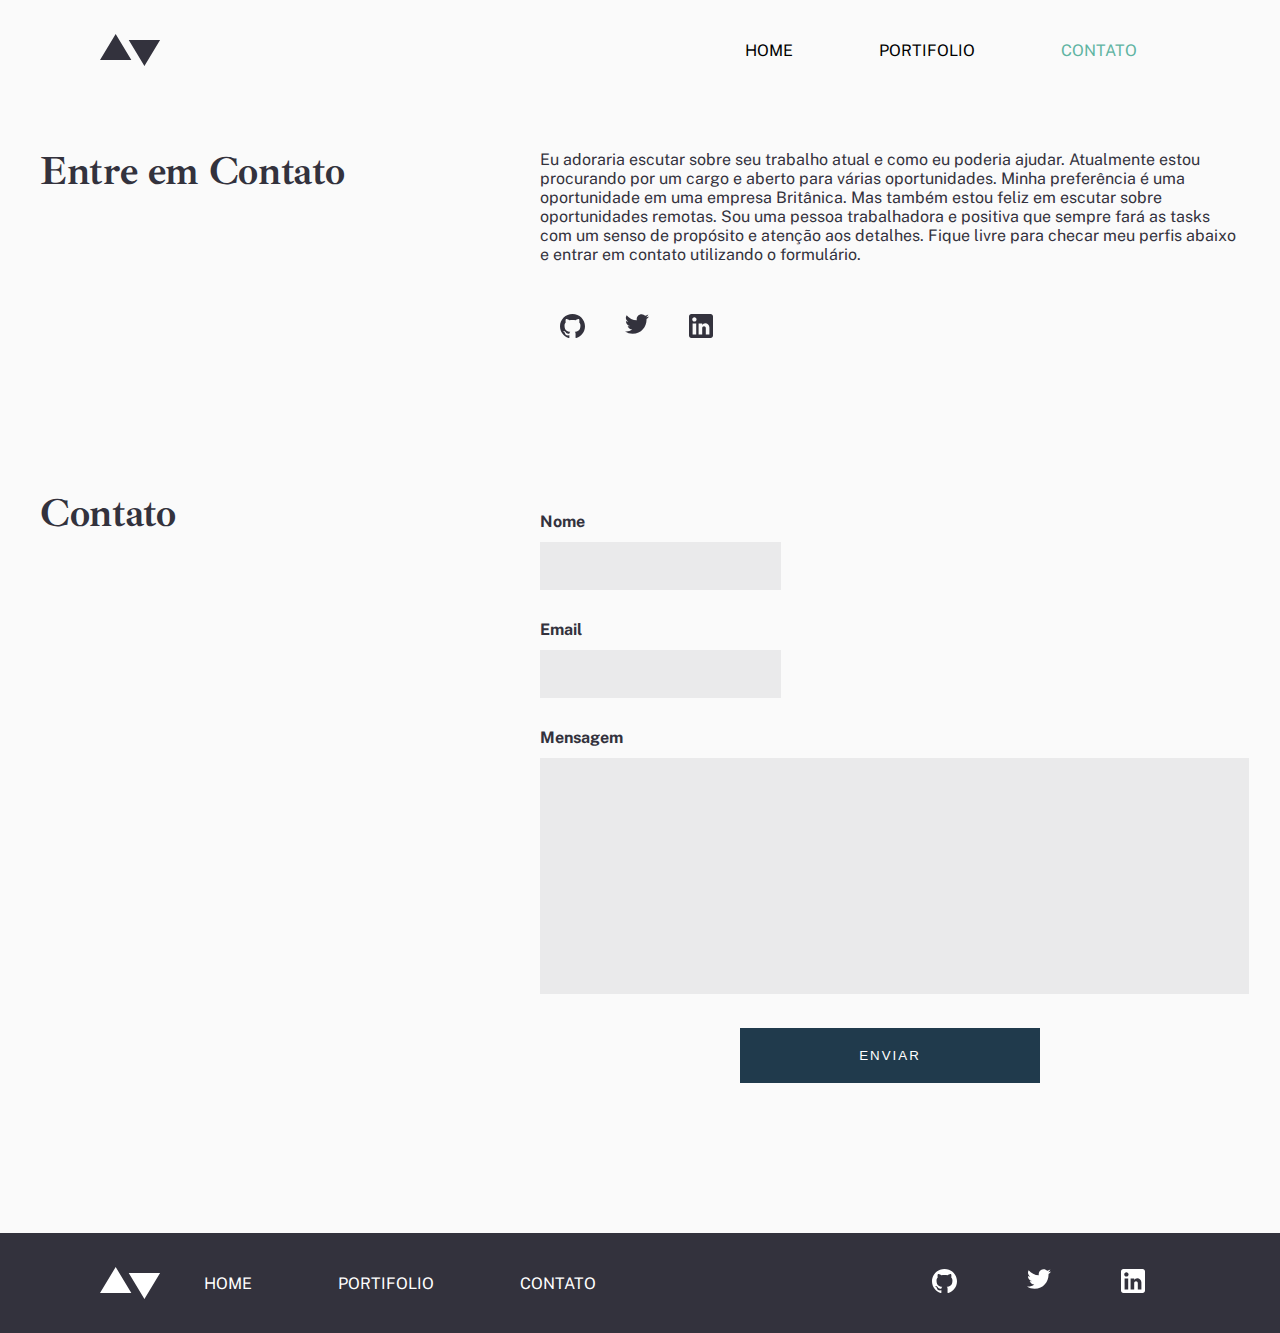
<file: pages/contato/index.html>
<!DOCTYPE html>
<html lang="en">
  <head>
    <meta charset="UTF-8" />
    <meta http-equiv="X-UA-Compatible" content="IE=edge" />
    <meta name="viewport" content="width=device-width, initial-scale=1.0" />

    <link rel="stylesheet" href="../../css/global.css" />
    <link rel="stylesheet" href="style.css" />

    <link rel="preconnect" href="https://fonts.googleapis.com" />
    <link rel="preconnect" href="https://fonts.gstatic.com" crossorigin />
    <link
      href="https://fonts.googleapis.com/css2?family=Ibarra+Real+Nova:wght@400;700&family=Public+Sans&display=swap"
      rel="stylesheet"
    />

    <title>Contato</title>
  </head>
  <body>
    <header class="top-bar">
      <img src="../../assets/logo-dark.svg" alt="" class="top-logo" />

      <nav>
        <ul class="menu">
          <li><a href="../home/index.html">HOME</a></li>
          <li><a href="../portfolio/index.html">PORTIFOLIO</a></li>
          <li id="in-contact-page">
            <a href="../contato/index.html">CONTATO</a>
          </li>
        </ul>
      </nav>
    </header>

    <main class="container">
      <section class="about-contact-text">
        <h2>Entre em Contato</h2>

        <div class="contact-text">
          <p>
            Eu adoraria escutar sobre seu trabalho atual e como eu poderia
            ajudar. Atualmente estou procurando por um cargo e aberto para
            várias oportunidades. Minha preferência é uma oportunidade em uma
            empresa Britânica. Mas também estou feliz em escutar sobre
            oportunidades remotas. Sou uma pessoa trabalhadora e positiva que
            sempre fará as tasks com um senso de propósito e atenção aos
            detalhes. Fique livre para checar meu perfis abaixo e entrar em
            contato utilizando o formulário.
          </p>
          <ul class="menu menu-social-media">
            <li>
              <img src="../../assets/icons/github-dark.svg" alt="" />
            </li>
            <li>
              <img src="../../assets/icons/twitter-dark.svg" alt="" />
            </li>
            <li>
              <img src="../../assets/icons/linkedin-dark.svg" alt="" />
            </li>
          </ul>
        </div>
      </section>

      <section class="send-contact">
        <h2>Contato</h2>
        <div class="contact-area">
          <ul class="menu menu-contact-send">
            <li>
              <p>Nome</p>
              <input type="text" />
            </li>
            <li>
              <p>Email</p>
              <input type="text" />
            </li>
            <li>
              <p>Mensagem</p>
              <textarea name="message" cols="70" rows="10"></textarea>
            </li>
            <li></li>
          </ul>

          <button class="button button-send-contact">ENVIAR</button>
        </div>
      </section>
    </main>

    <footer class="bottom-bar">
      <nav class="left-side">
        <img src="../../assets/logo-light.svg" alt="" class="bottom-logo" />

        <ul class="menu">
          <li><a href="../home/index.html">HOME</a></li>
          <li><a href="../portfolio/index.html">PORTIFOLIO</a></li>
          <li><a href="../contato/index.html">CONTATO</a></li>
        </ul>
      </nav>

      <nav class="right-side">
        <ul class="menu bottom-social-media">
          <li>
            <img src="../../assets/icons/github-light.svg" alt="" />
          </li>
          <li>
            <img src="../../assets/icons/twitter-light.svg" alt="" />
          </li>
          <li>
            <img src="../../assets/icons/linkedin-light.svg" alt="" />
          </li>
        </ul>
      </nav>
    </footer>
  </body>
</html>
</file>
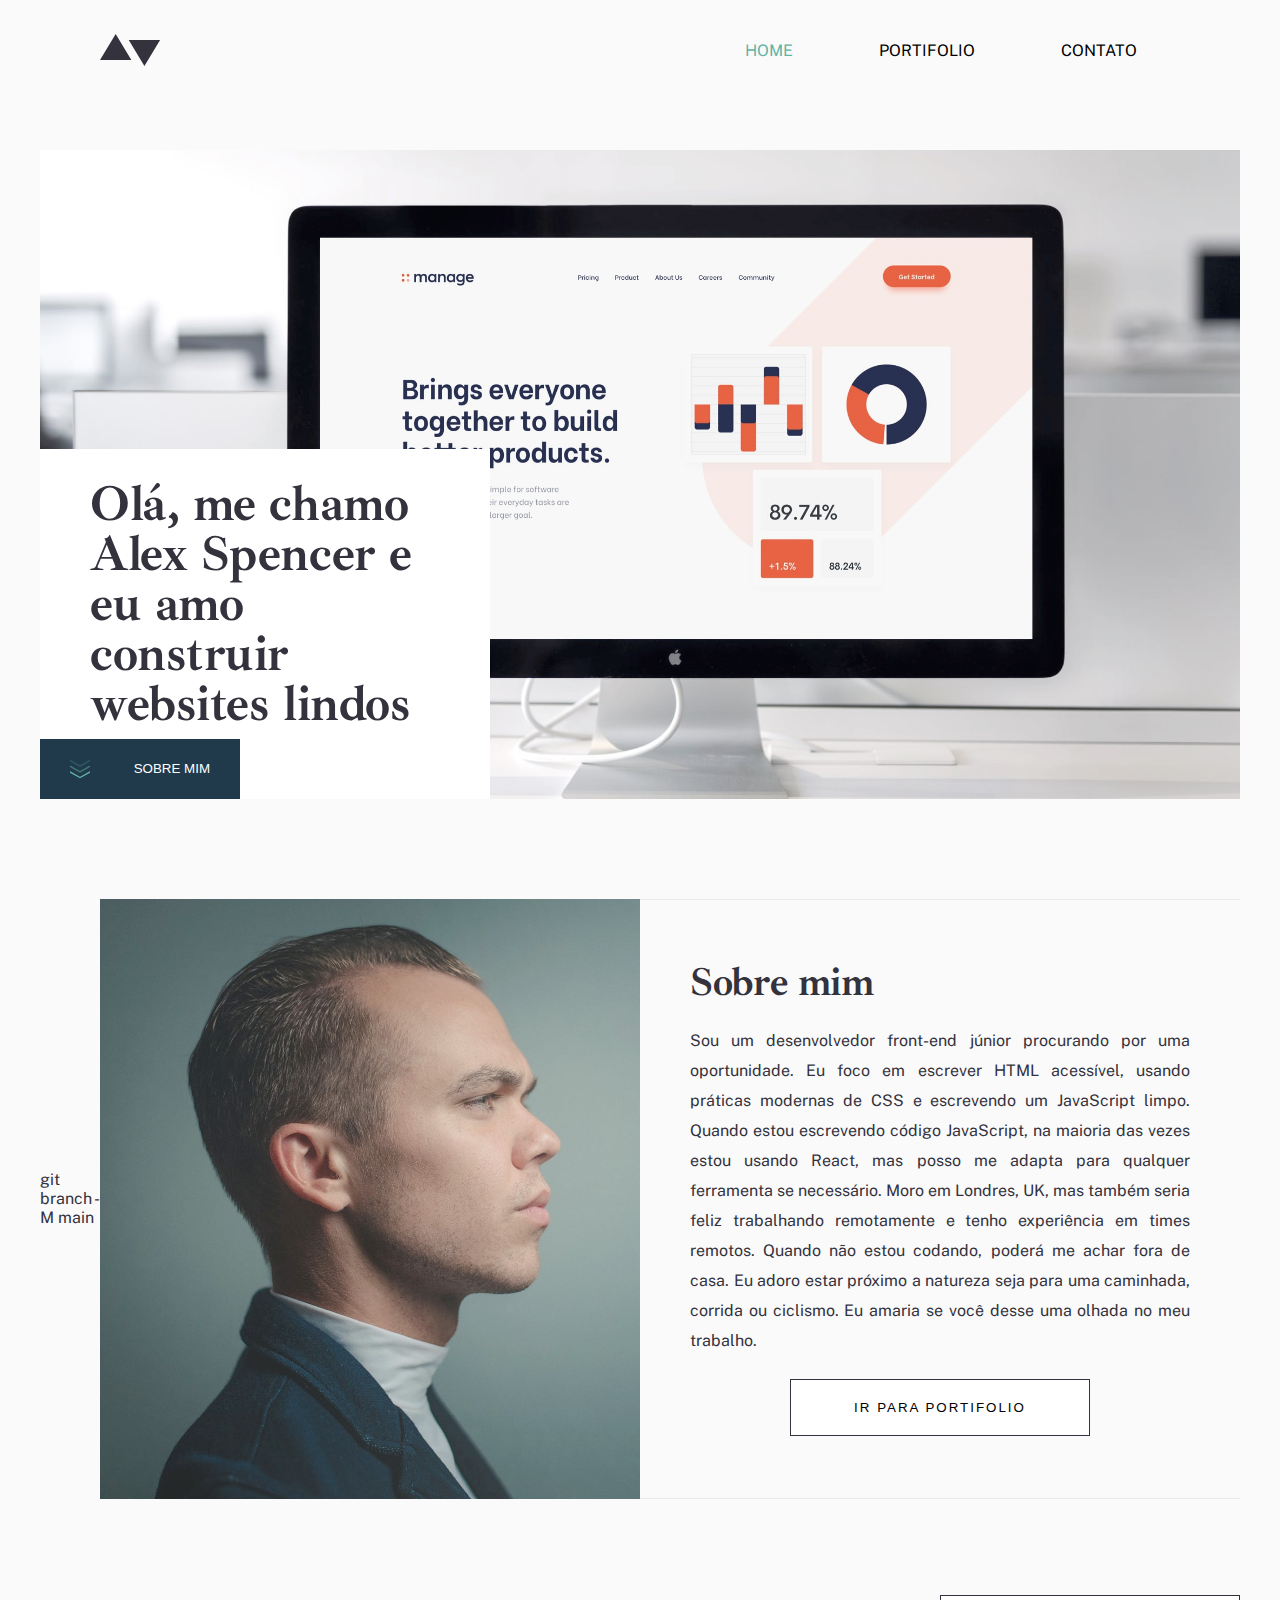
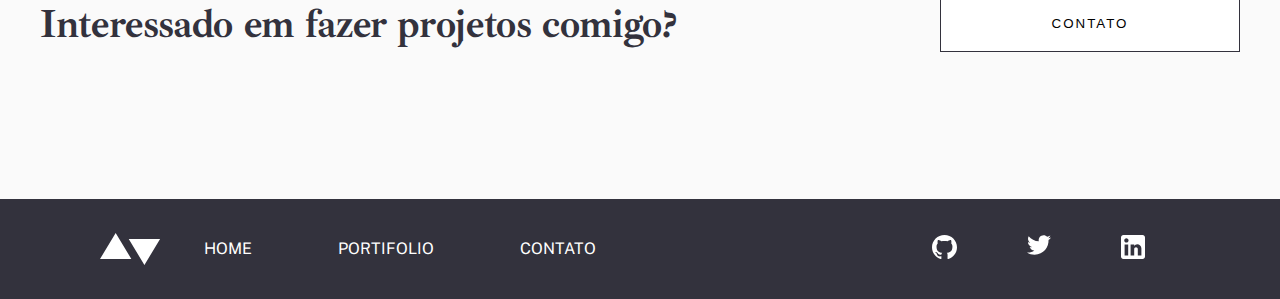
<file: pages/home/index.html>
<!DOCTYPE html>
<html lang="en">
  <head>
    <meta charset="UTF-8" />
    <meta http-equiv="X-UA-Compatible" content="IE=edge" />
    <meta name="viewport" content="width=device-width, initial-scale=1.0" />

    <link rel="stylesheet" href="../../css/global.css" />
    <link rel="stylesheet" href="style.css" />

    <link rel="preconnect" href="https://fonts.googleapis.com" />
    <link rel="preconnect" href="https://fonts.gstatic.com" crossorigin />
    <link
      href="https://fonts.googleapis.com/css2?family=Ibarra+Real+Nova:wght@400;700&family=Public+Sans&display=swap"
      rel="stylesheet"
    />

    <title>Home</title>
  </head>
  <body>
    <header class="top-bar">
      <img src="../../assets/logo-dark.svg" alt="" class="top-logo" />

      <nav>
        <ul class="menu">
          <li id="in-home-page"><a href="../home/index.html">HOME</a></li>
          <li><a href="../portfolio/index.html">PORTIFOLIO</a></li>
          <li><a href="../contato/index.html">CONTATO</a></li>
        </ul>
      </nav>
    </header>

    <main class="container">
      <section class="home-page-hero">
        <img src="../../assets/home/image-homepage-hero.jpg" alt="" />

        <div class="apresentation-card">
          <h1>Olá, me chamo Alex Spencer e eu amo construir websites lindos</h1>

          <button class="buttom-about">
            <img src="../../assets/icons/down-arrows.svg" alt="" />
            <a href="#Sobre"> SOBRE MIM </a>
          </button>
        </div>
      </section>

      <section class="main-card">git branch -M main
        <img src="../../assets/home/image-homepage-profile.jpg" alt="" />

        <div class="text-card">
          <h2 id="Sobre">Sobre mim</h2>
          <p>
            Sou um desenvolvedor front-end júnior procurando por uma
            oportunidade. Eu foco em escrever HTML acessível, usando práticas
            modernas de CSS e escrevendo um JavaScript limpo. Quando estou
            escrevendo código JavaScript, na maioria das vezes estou usando
            React, mas posso me adapta para qualquer ferramenta se necessário.
            Moro em Londres, UK, mas também seria feliz trabalhando remotamente
            e tenho experiência em times remotos. Quando não estou codando,
            poderá me achar fora de casa. Eu adoro estar próximo a natureza seja
            para uma caminhada, corrida ou ciclismo. Eu amaria se você desse uma
            olhada no meu trabalho.
          </p>

          <button class="button"><a href="../portfolio/index.html">IR PARA PORTIFOLIO</a></button>
        </div>
      </section>

      <section class="contact-card">
        <h2>Interessado em fazer projetos comigo?</h2>

        <button class="button"><a href="../contato/index.html">CONTATO</a></button>
      </section>
    </main>

    <footer class="bottom-bar">
      <nav class="left-side">
        <img src="../../assets/logo-light.svg" alt="" class="bottom-logo" />


          <ul class="menu">
            <li><a href="../home/index.html">HOME</a></li>
            <li><a href="../portfolio/index.html">PORTIFOLIO</a></li>
            <li><a href="../contato/index.html">CONTATO</a></li>
          </ul>
        </nav>
      </nav>

      <nav class="right-side">
        <ul class="menu bottom-social-media">
          <li>
            <img src="../../assets/icons/github-light.svg" alt="" />
          </li>
          <li>
            <img src="../../assets/icons/twitter-light.svg" alt="" />
          </li>
          <li>
            <img src="../../assets/icons/linkedin-light.svg" alt="" />
          </li>
        </ul>
      </nav>
    </footer>
  </body>
</html>
</file>
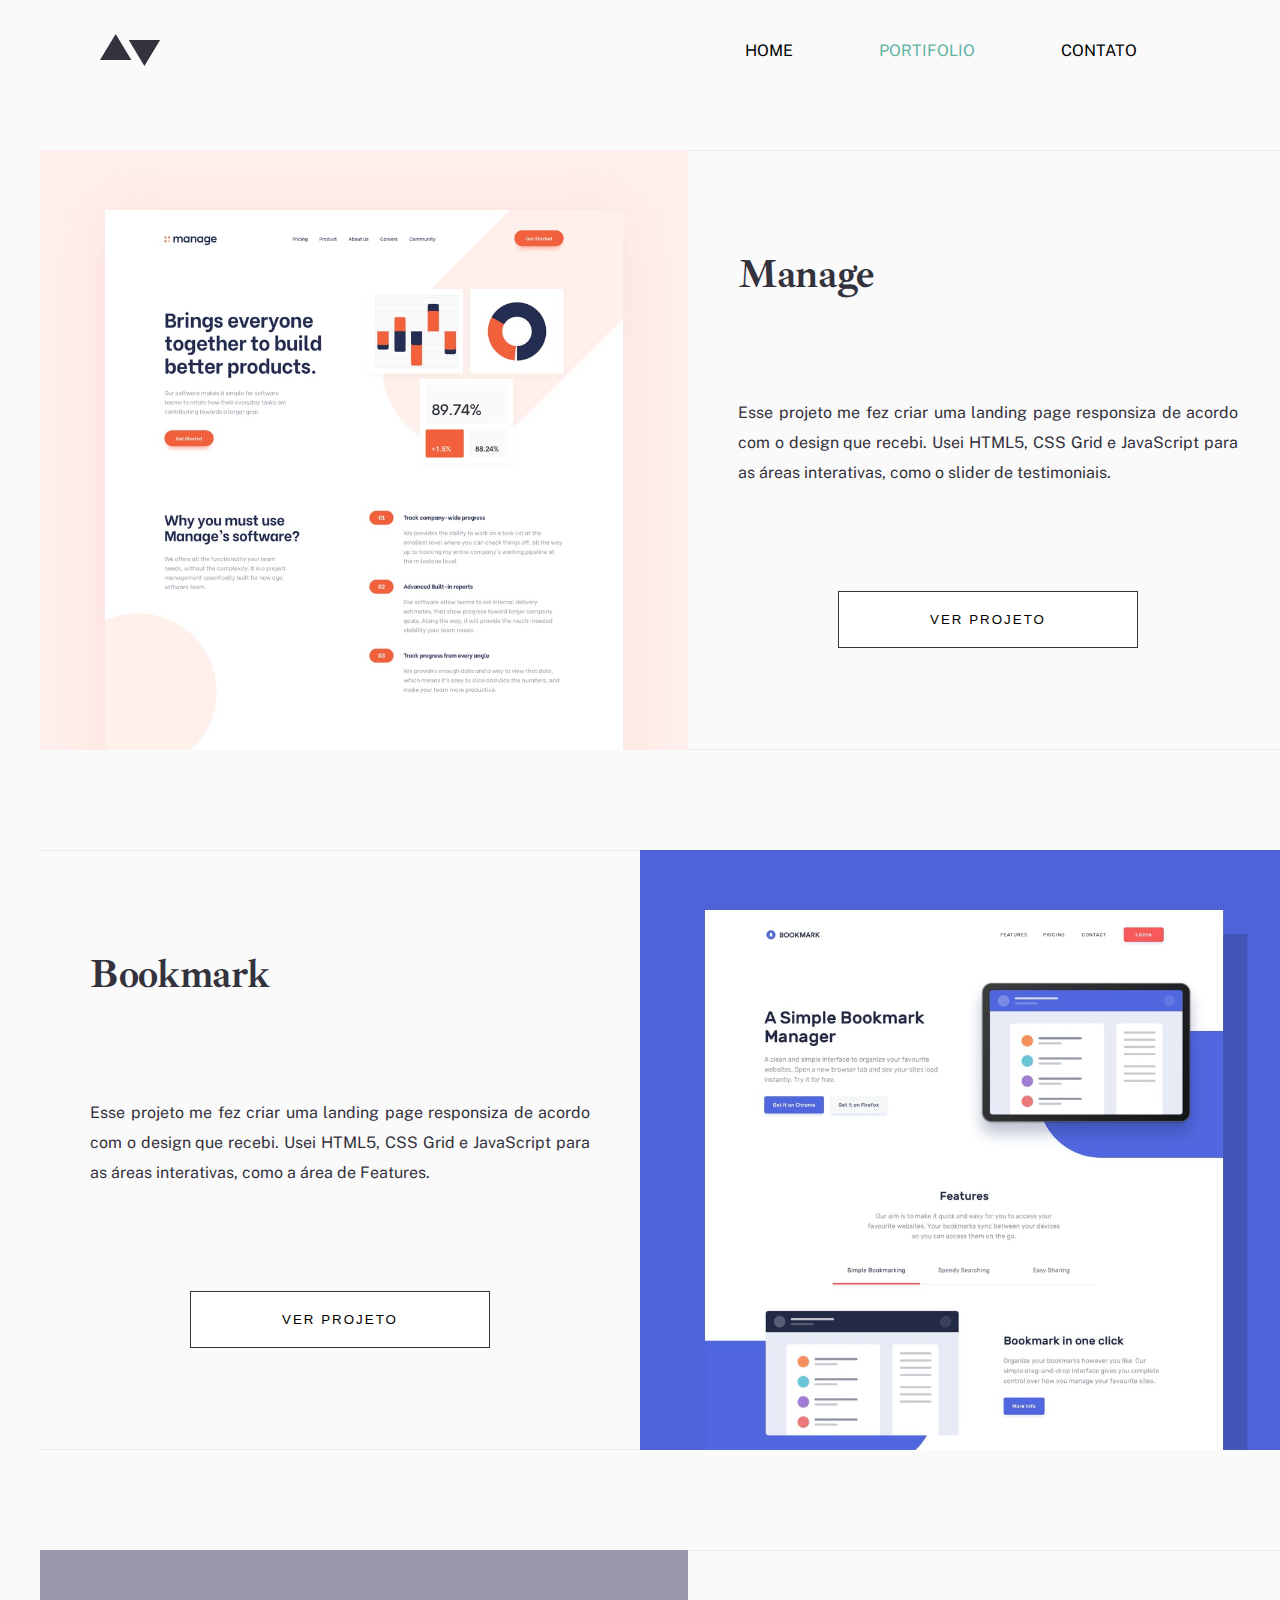
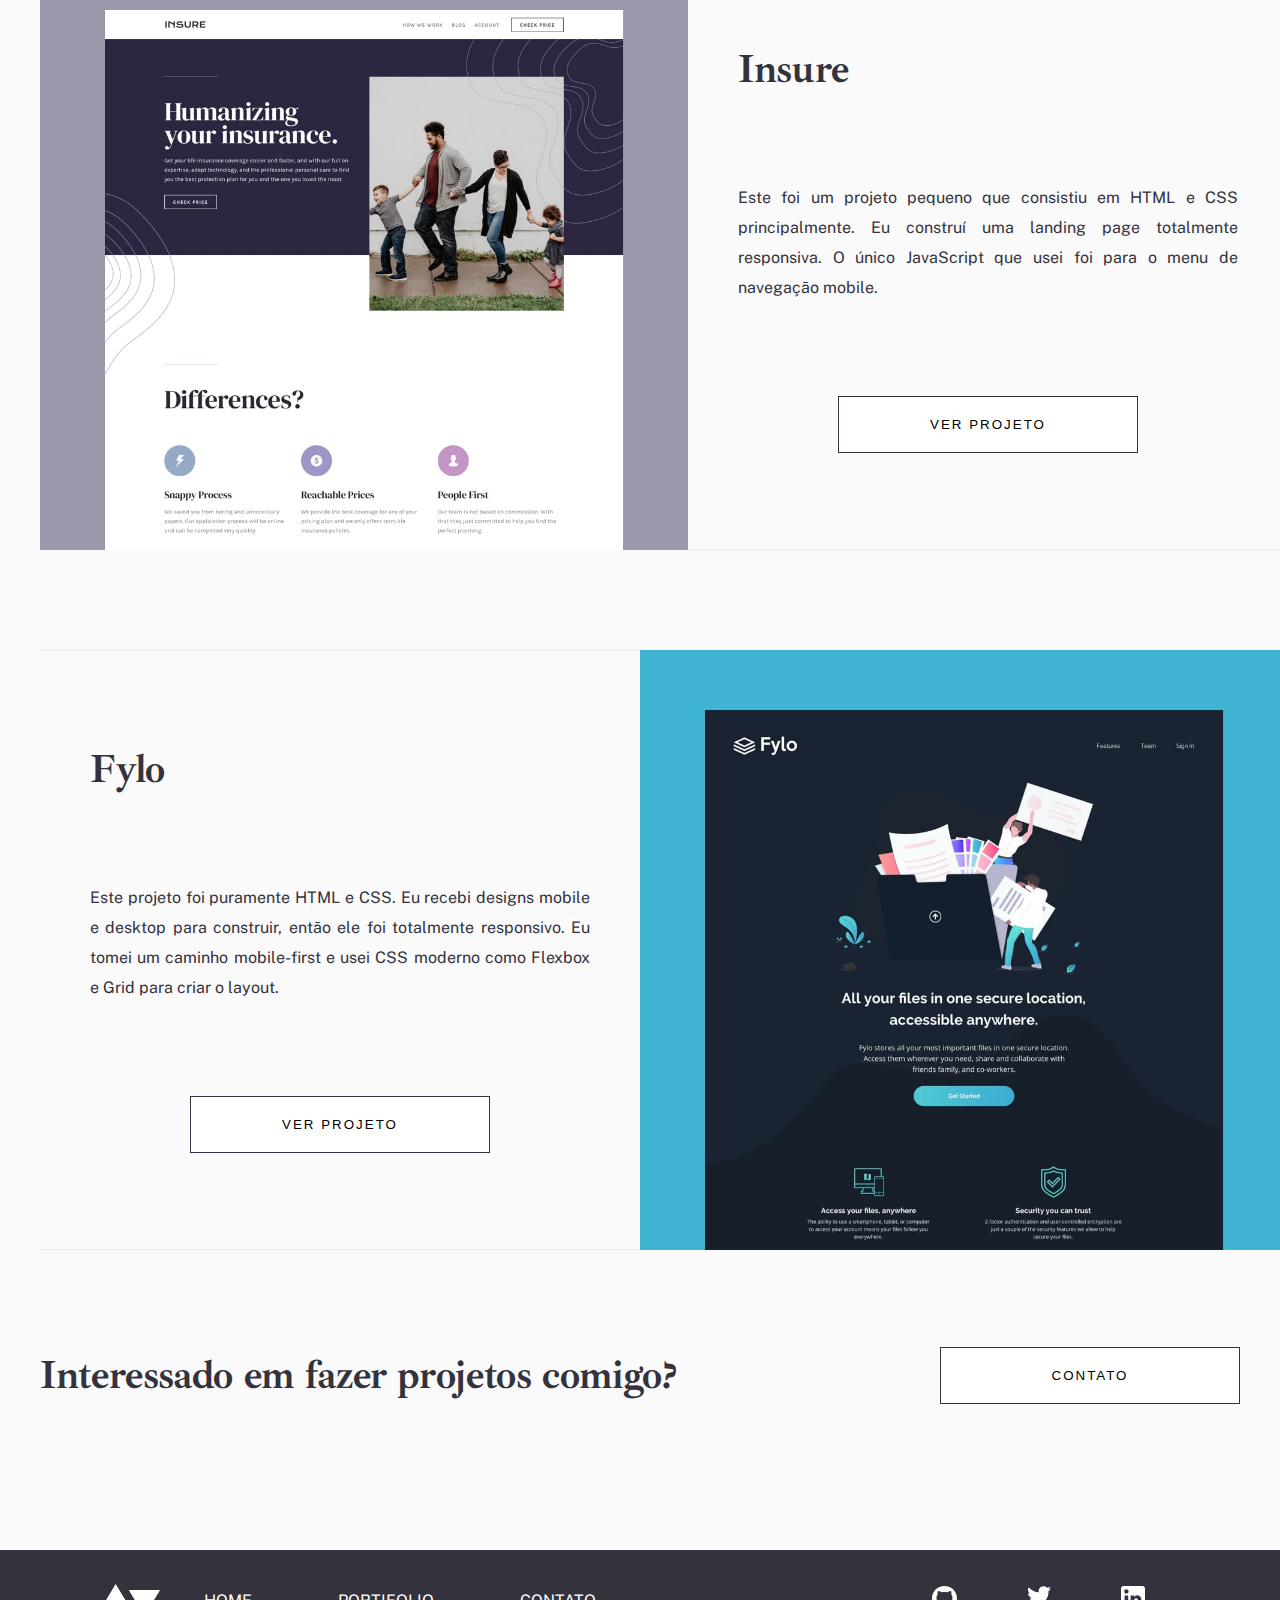
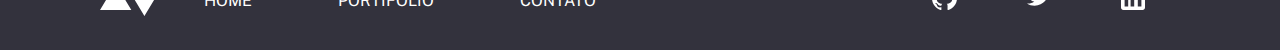
<file: pages/portfolio/index.html>
<!DOCTYPE html>
<html lang="en">
  <head>
    <meta charset="UTF-8" />
    <meta http-equiv="X-UA-Compatible" content="IE=edge" />
    <meta name="viewport" content="width=device-width, initial-scale=1.0" />

    <link rel="stylesheet" href="../../css/global.css" />
    <link rel="stylesheet" href="style.css" />

    <link rel="preconnect" href="https://fonts.googleapis.com" />
    <link rel="preconnect" href="https://fonts.gstatic.com" crossorigin />
    <link
      href="https://fonts.googleapis.com/css2?family=Ibarra+Real+Nova:wght@400;700&family=Public+Sans&display=swap"
      rel="stylesheet"
    />

    <title>Portifolio</title>
  </head>
  <body>
    <header class="top-bar">
      <img src="../../assets/logo-dark.svg" alt="" class="top-logo" />

      <nav>
        <ul class="menu">
          <li><a href="../home/index.html">HOME</a></li>
          <li id="in-portfolio-page"><a href="../portfolio/index.html">PORTIFOLIO</a></li>
          <li><a href="../contato/index.html">CONTATO</a></li>
        </ul>
      </nav>
    </header>

    <main class="container">
      <section class="main-card">
        <img
          src="../../assets/portfolio/manage/image-portfolio-manage.jpg"
          alt=""
        />

        <div class="text-card">
          <h2>Manage</h2>
          <p>
            Esse projeto me fez criar uma landing page responsiza de acordo com
            o design que recebi. Usei HTML5, CSS Grid e JavaScript para as áreas
            interativas, como o slider de testimoniais.
          </p>

          <button class="button">VER PROJETO</button>
        </div>
      </section>

      <section class="main-card">
        <div class="text-card">
          <h2>Bookmark</h2>
          <p>
            Esse projeto me fez criar uma landing page responsiza de acordo com
            o design que recebi. Usei HTML5, CSS Grid e JavaScript para as áreas
            interativas, como a área de Features.
          </p>

          <button class="button">VER PROJETO</button>
        </div>

        <img
          src="../../assets/portfolio/bookmark/image-portfolio-bookmark.jpg"
          alt=""
        />
      </section>

      <section class="main-card">
        <img
          src="../../assets/portfolio/insure/image-portfolio-insure.jpg"
          alt=""
        />

        <div class="text-card">
          <h2>Insure</h2>
          <p>
            Este foi um projeto pequeno que consistiu em HTML e CSS
            principalmente. Eu construí uma landing page totalmente responsiva.
            O único JavaScript que usei foi para o menu de navegação mobile.
          </p>

          <button class="button">VER PROJETO</button>
        </div>
      </section>

      <section class="main-card">
        <div class="text-card">
          <h2>Fylo</h2>
          <p>
            Este projeto foi puramente HTML e CSS. Eu recebi designs mobile e
            desktop para construir, então ele foi totalmente responsivo. Eu
            tomei um caminho mobile-first e usei CSS moderno como Flexbox e Grid
            para criar o layout.
          </p>

          <button class="button">VER PROJETO</button>
        </div>
        <img
          src="../../assets/portfolio/fylo/image-portfolio-fylo.jpg"
          alt=""
        />
      </section>

      <section class="contact-card">
        <h2>Interessado em fazer projetos comigo?</h2>

        <button class="button"><a href="../contato/index.html">CONTATO</a></button>
      </section>
    </main>

    <footer class="bottom-bar">
      <nav class="left-side">
        <img src="../../assets/logo-light.svg" alt="" class="bottom-logo" />


          <ul class="menu">
            <li><a href="../home/index.html">HOME</a></li>
            <li><a href="../portfolio/index.html">PORTIFOLIO</a></li>
            <li><a href="../contato/index.html">CONTATO</a></li>
          </ul>
        </nav>

      <nav class="right-side">
        <ul class="menu bottom-social-media">
          <li>
            <img src="../../assets/icons/github-light.svg" alt="" />
          </li>
          <li>
            <img src="../../assets/icons/twitter-light.svg" alt="" />
          </li>
          <li>
            <img src="../../assets/icons/linkedin-light.svg" alt="" />
          </li>
        </ul>
      </nav>
    </footer>
  </body>
</html>
</file>
<file: css/global.css>
* {
    margin: 0;
    padding: 0;
    box-sizing: border-box;
}

body {        
    font-family: 'Public Sans', sans-serif; 
    background-color: #FAFAFA;
    position: relative;
}

.top-bar {
    height: 100px;
    padding: 0 100px;

    display: flex;
    align-items: center;
    justify-content: space-between; 
    
}   

.menu {
    list-style: none;
    display: flex;
}

.menu li a{
    margin: 0 43px;
    text-decoration: none;
    color: inherit;
}

.container {
    display: flex;
    align-items: center;
    justify-content: center;
    flex-direction: column;
    color: #33323D;
}

section {
    margin: 50px;
}

h1 {
    font-family: 'Ibarra Real Nova', serif;
    font-size: 50px;
    font-weight: bold;
    line-height: 50px;
    letter-spacing: -0.45px;
}

h2 {
    font-family: 'Ibarra Real Nova', serif;
    font-size: 40px;
    font-weight: bold;
    line-height: 42px;
    letter-spacing: -0.36px;
}

h3 {
    font-family: 'Ibarra Real Nova', serif;
    font-size: 35px;
    font-weight: normal;
    line-height: 36px;
    letter-spacing: -0.29px;
}

.button {
    width: 300px;
    letter-spacing: 2px;
    padding: 20px 50px;

    border: 1px solid #33323D; 
    background-color: #FFFFFF;
}

.button:hover {
    background-color: #33323D;
    color: #FFFFFF;

}

.main-card {
    width: 1200px;
    height: 600px;
    display: flex;
    align-items: center;
    justify-content: space-between;
    
}
.main-card img {
    height: 600px;
}

.main-card p {
    text-align: justify;    
    line-height: 30px;
    font-size: 16px;
    width: 500px;
}


.text-card {
    height: 100%;
    padding: 50px;   
    display: flex;
    align-items: left;
    justify-content: space-around;
    flex-direction: column;

    border-top: 1px solid #EAEAEB;
    border-bottom: 1px solid #EAEAEB;
}


.text-card, .button {    
    align-self: center;
}

.contact-card {
    width: 1200px;
    height: 50px;

    display: flex;
    align-items: center;
    flex-direction: row;
    justify-content: space-between;
    
}

.contact-card h2 {
    text-align: left;
}

.button a {
    text-decoration: none;
    color: inherit;
}
.bottom-bar {
    height: 100px;
    width: 100%;
    margin-top: 100px;

    display: flex;
    justify-content: space-between;
    align-items: center;
    background-color: #33323D;
    color: #FFFFFF;

    padding: 0 100px;

}

.left-side {
    display: flex;
    align-items: center;
    justify-content: center;
}

.bottom-social-media li {
    margin: 0 35px;
}
</file>
<file: pages/contato/style.css>
#in-contact-page {
    color: #5FB4A2;
}

.about-contact-text, .send-contact {
    width: 1200px;
    display: flex;
    justify-content: space-between;
    
}

.contact-text {
    text-align: left;
    width: 700px;
}

.menu-social-media {
    margin: 50px 0;
}

.menu-social-media li {
    margin: 0 20px;
}

.contact-area {
    width: 700px;
    display: flex;
    align-items: flex-start;
    justify-content: flex-start;
    flex-direction: column;
}

input  {
    background-color: #EAEAEB;
    border-style: none;

    padding: 23px 32px;
    height: 48px;
}

textarea {
    background-color: #EAEAEB;
    resize: none;
    border-style: none;

    padding: 23px 32px;
    
    font-family: 'Public Sans', sans-serif; 
    font-size: 16px;
}

.menu-contact-send {
    display: flex;
    flex-direction: column;
}

.menu-contact-send li {
    margin: 10px 0;
}
.menu-contact-send p {
    margin: 5px 0;

    font-style: normal;
    font-weight: 700;
    line-height: 30px;
}

.button-send-contact {
    background-color: #203A4C;
    border-style: none;
    color: #FFFFFF;
}
.button-send-contact:hover{
    background-color: #5FB4A2;
}
</file>
<file: pages/home/style.css>
#in-home-page {
    color: #5FB4A2;
}

.home-page-hero {
    position: relative;
    display: flex;
    align-items: center;
    justify-content: center;

}

.home-page-hero img {
    width: 1200px;
    height: 100%;
    
}

.apresentation-card {
    position: absolute;
    bottom: 0;
    left: 0;
    background-color: white;
    
    width: 450px;
}

.apresentation-card h1 {
    margin: 30px 50px 70px 50px;
}

.apresentation-card a {
    text-decoration: none;
    color: #FFFFFF;
}

.buttom-about {
    position: absolute;
    bottom: 0;
    left: 0;

    width: 200px;
    height: 40px;

    display: flex;
    align-items: center;
    justify-content: space-between;
    background-color: #203A4C;

    border-style: none;

    padding: 30px 30px;
}

.buttom-about img {
    width: 20px;
    height: 20px;
}

.buttom-about:hover {
    color: #FFFFFF;
    background-color: #5FB4A2;
}
</file>
<file: pages/portfolio/style.css>
#in-portfolio-page {
    color: #5FB4A2;
}
</file>
